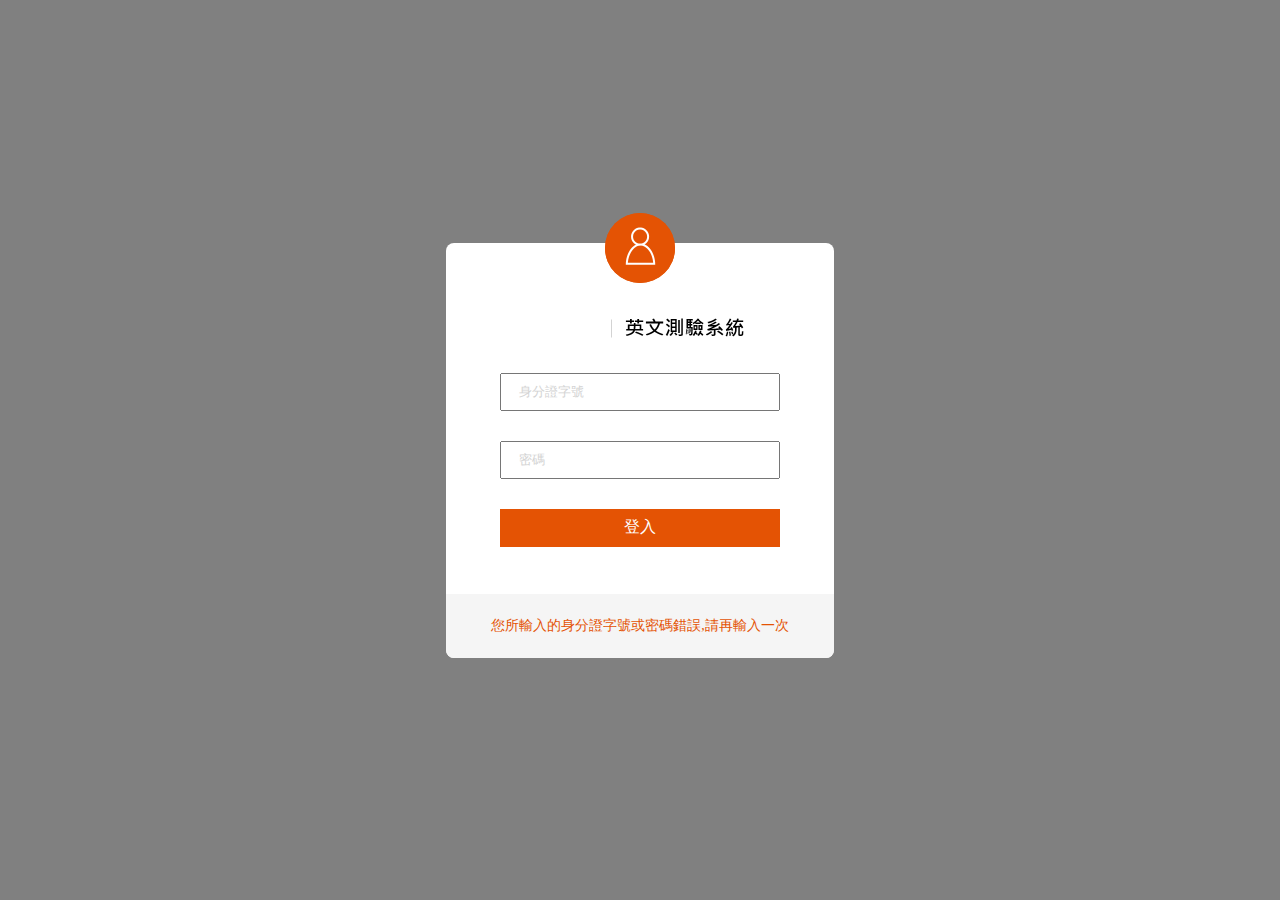
<file: index.html>
﻿<html>
    <head>
		<meta http-equiv="Content-Type" content="text/html; charset=Big5"/>
		<link rel="stylesheet" href="css/reset.css"/>
		<link rel="stylesheet" href="css/default.css"/>	
    </head>
    <body>
		<div class="loginForm">
			<img class="circle" src="img/head.PNG"/>
			<img class="title" src="img/title.PNG"/>
			<form action="Description.html">
				<input class="input" type="text" placeholder="身分證字號"/>
				<input class="input" type="text" placeholder="密碼"/>
				<input class="input" id="submit" type="submit" value="登入"/>
			</form>
			<div class="msg">
				您所輸入的身分證字號或密碼錯誤,請再輸入一次
			</div>
		</div>
	</body>
</html>
</file>
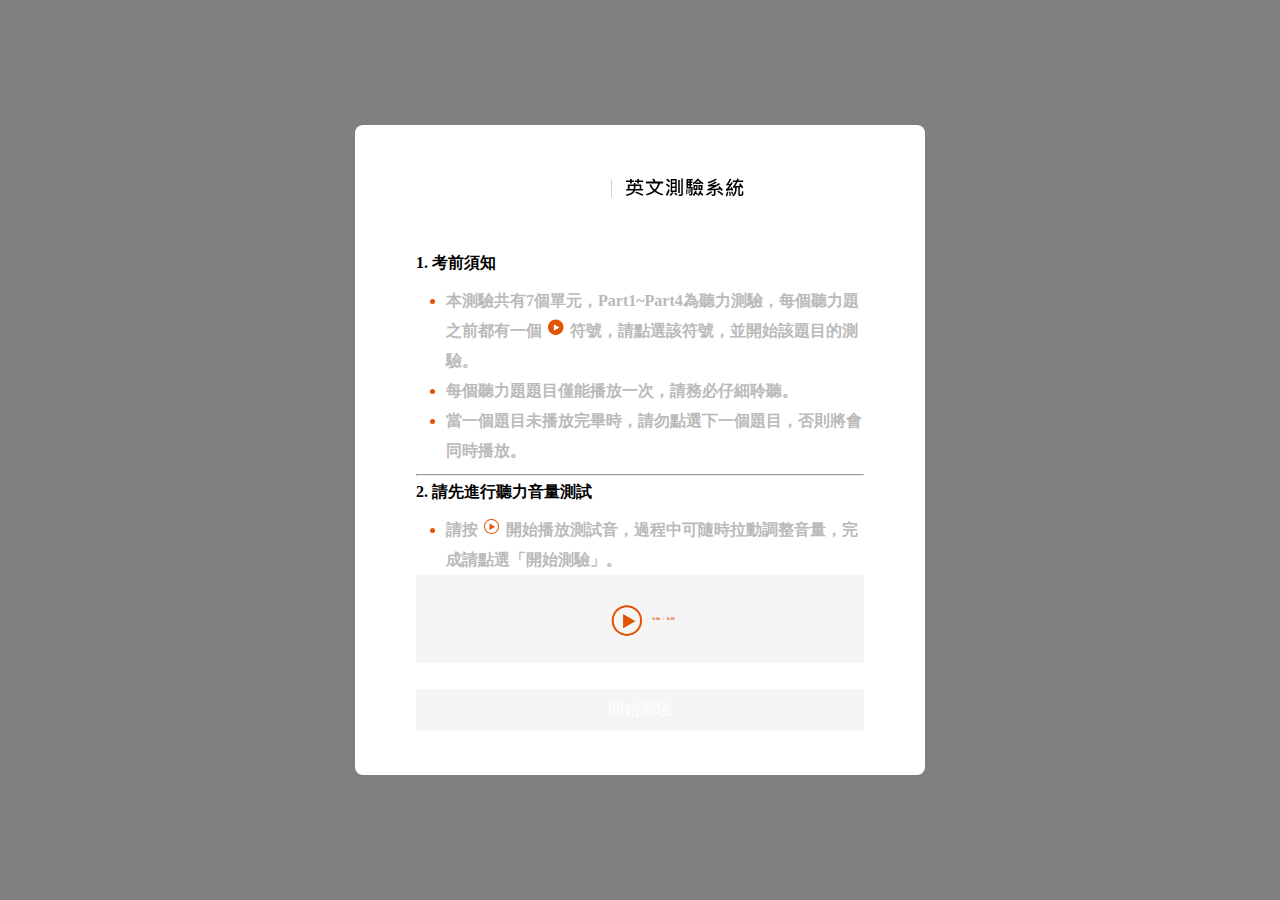
<file: Description.html>
﻿<html>
    <head>
		<meta http-equiv="Content-Type" content="text/html; charset=Big5"/>
		<link rel="stylesheet" href="css/reset.css"/>
		<link rel="stylesheet" href="css/default.css"/>	
		<script src="js/common.js"></script>
    </head>
    <body>
		<div class="descMain">
			<img class="descLogo" src="img/title.PNG"/>
			<center>
				<div class="descContent">
					<p>1. 考前須知</p>
					<ul class="descUl">
						<li><span>本測驗共有7個單元，Part1~Part4為聽力測驗，每個聽力題之前都有一個<img src="img/play.PNG"  id="playImg"/>符號，請點選該符號，並開始該題目的測驗。</span></li>
						<li><span>每個聽力題題目僅能播放一次，請務必仔細聆聽。</span></li>
						<li><span>當一個題目未播放完畢時，請勿點選下一個題目，否則將會同時播放。</span></li>
					</ul>
					<hr/>
					<p>2. 請先進行聽力音量測試</p>
					<ul class="descUl">
						<li><span>請按<img src="img/play2.PNG" id="playImg"/>開始播放測試音，過程中可隨時拉動調整音量，完成請點選「開始測驗」。</span></li>
					</ul>
					<div class="testPlayBox">
						<div class="testPlayBoxContent">
							<a onclick="playsound()" style="cursor:pointer;">
								<img src="img/playtimeIcon.PNG" />
							</a>
							<div id="time">
								<span class="time" id="sec">0:00</span>
								<span class="time" style="margin:0px 3px;">/</span>
								<span class="time"> 0:30</span>
							</div>
						</div>
					</div>
					<input type="button" value="開始測驗" id="startTest"/>
				</div>
			</center>
		</div>
	</body>
</html>
</file>
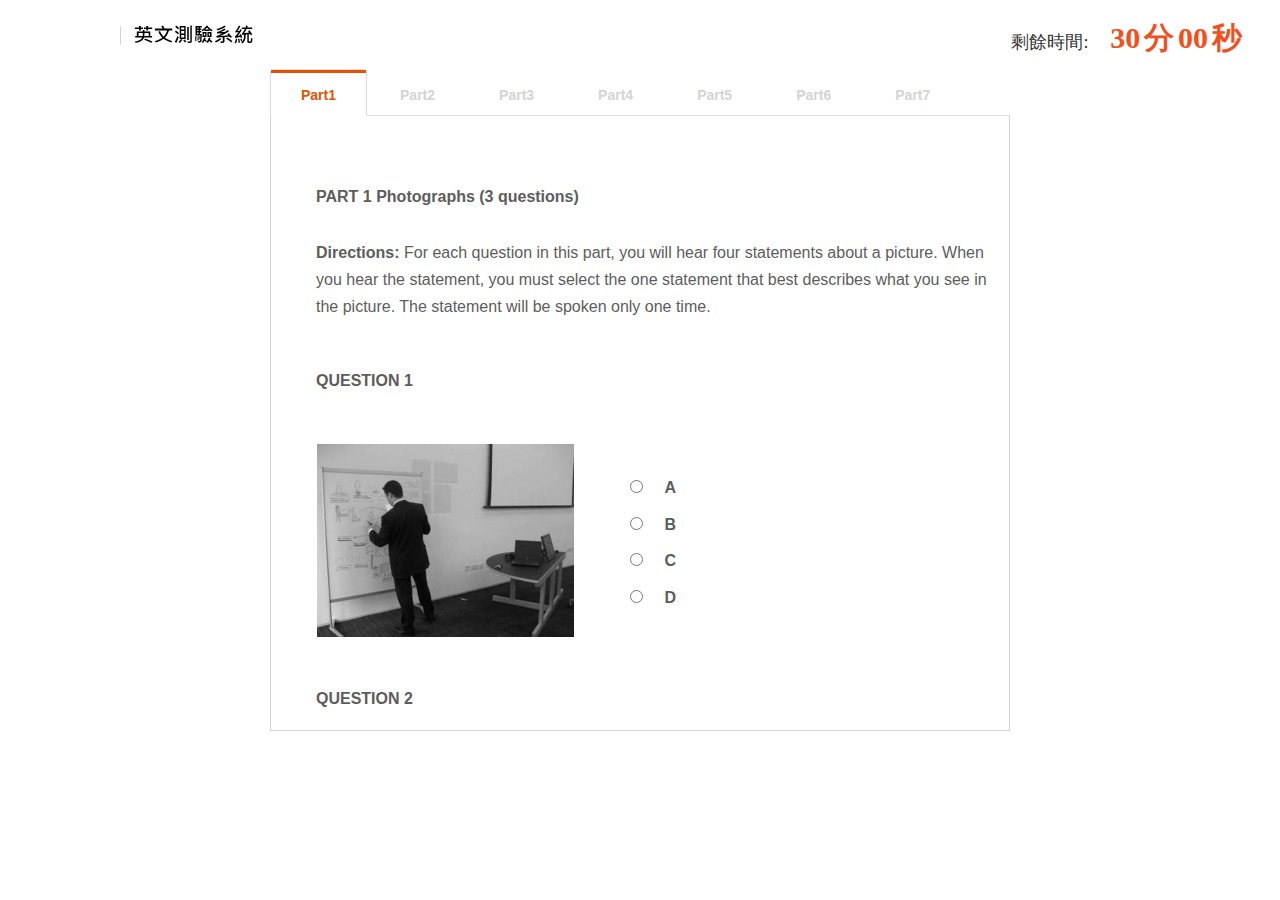
<file: Test/testPart01.html>
﻿<html>
	<head>
		<meta http-equiv="Content-Type" content="text/html; charset=Big5"/>
		<link rel="stylesheet" href="css/reset.css"/>
		<link rel="stylesheet" href="css/default.css"/>	
		<link rel="stylesheet" href="https://maxcdn.bootstrapcdn.com/bootstrap/3.3.7/css/bootstrap.min.css"/>
	    <script src="https://ajax.googleapis.com/ajax/libs/jquery/3.3.1/jquery.min.js"></script>
	    <script src="https://maxcdn.bootstrapcdn.com/bootstrap/3.3.7/js/bootstrap.min.js"></script>
		<script src="js/common.js"></script>
    </head>
	<body onload="initPage(1)">
		<div class="head">
			<div id="logo">
				<img src="img/title.PNG"/>
			</div>
			<div id="time">
				<span style="font-family:Microsoft JhengHei UI, Regular;font-size:18px;">剩餘時間:　</span>
				<span class="calTime" id="min">30</span>
				<span class="calTime">分</span>
				<span class="calTime" id="sec">00</span>
				<span class="calTime">秒</span>
			</div>
		</div>
		
		<div class="content">
			<div>	
				<ul class="nav nav-tabs" style="width:740px;">
					<li class="active" >
						<a href="#1" data-toggle="tab" id="tabItemHeaderEnable" class="tabItemHeader" onclick="changeTab(1)">
							<div class="liTopLine">&nbsp;</div>
							Part1
						</a>
					</li>
					<li>
						<a href="#2" id="tabItemHeaderDisable" class="tabItemHeader">
							<div class="liTopLine">&nbsp;</div>
							Part2
						</a>
					</li>
					<li>
						<a href="#2" id="tabItemHeaderDisable" class="tabItemHeader">
							<div class="liTopLine">&nbsp;</div>
							Part3
						</a>
					</li>
					<li>
						<a href="#2" id="tabItemHeaderDisable" class="tabItemHeader">
							<div class="liTopLine">&nbsp;</div>
							Part4
						</a>
					</li>
					<li>
						<a href="#2" id="tabItemHeaderDisable" class="tabItemHeader">
							<div class="liTopLine">&nbsp;</div>
							Part5
						</a>
					</li>
					<li>
						<a href="#2" id="tabItemHeaderDisable" class="tabItemHeader">
							<div class="liTopLine">&nbsp;</div>
							Part6
						</a>
					</li>
					<li>
						<a href="#2" id="tabItemHeaderDisable" class="tabItemHeader">
							<div class="liTopLine">&nbsp;</div>
							Part7
						</a>
					</li>
				</ul>
				<div class="tab-content ">
					<div class="tab-pane active" id="1">
						<div class="tabitem">
							<!-- 標題 -->
							<div class="title">PART 1 Photographs (3 questions)</div>
							<!-- 敘述 -->
							<div class="direction">
								<span class="title">Directions:</span> For each question in this part, you will hear four statements about a picture. When you hear the statement, you must select the one statement that best describes what you see in the picture. The statement will be spoken only one time.
							</div>
								
							<form name="part1">
								<!-- 問題標題 -->
								<div class="question">QUESTION 1</div>
								<!-- 問題內容 -->
								<div class="questionBlock">
									<img src="img/question.PNG" style="float:left"/>
									<div  style="float:right;margin-top:25px;">
										<div class="custom-control">
											<input type="radio" name="questionA" />
											<label>A</label>
										</div>
										<div class="custom-control">
											<input type="radio" name="questionA" />
											<label>B</label>
										</div>
										<div class="custom-control">
											<input type="radio" name="questionA" />
											<label>C</label>
										</div>
										<div class="custom-control">
											<input type="radio" name="questionA" />
											<label>D</label>
										</div>
									</div>
								</div>
								<div style="clear:both"></div>
								<!-- 問題標題 -->
								<div class="question">QUESTION 2</div>
								<!-- 問題內容 -->
								<div class="questionBlock">
									<img src="img/question.PNG" style="float:left"/>
									<div  style="float:right;margin-top:25px;">
										<div class="custom-control">
											<input type="radio" name="questionB" />
											<label>A</label>
										</div>
										<div class="custom-control">
											<input type="radio" name="questionB" />
											<label>B</label>
										</div>
										<div class="custom-control">
											<input type="radio" name="questionB" />
											<label>C</label>
										</div>
										<div class="custom-control">
											<input type="radio" name="questionB" />
											<label>D</label>
										</div>
									</div>
								</div>
								<div style="clear:both"></div>
								<div style="margin:60px 0px;">
									<input class="input" id="toNextPage" type="button" value="Next" onclick="nextPage(2)"/>
								</div>
							</form>
						</div>
					</div>
					<div class="tab-pane" id="2">
						<div class="tabitem">
							<div class="title">Coming soon...</div>
						</div>
					</div>
				</div>
			</div>
		</div>
		<div class="footer"></div>
	</body>
</html>
</file>
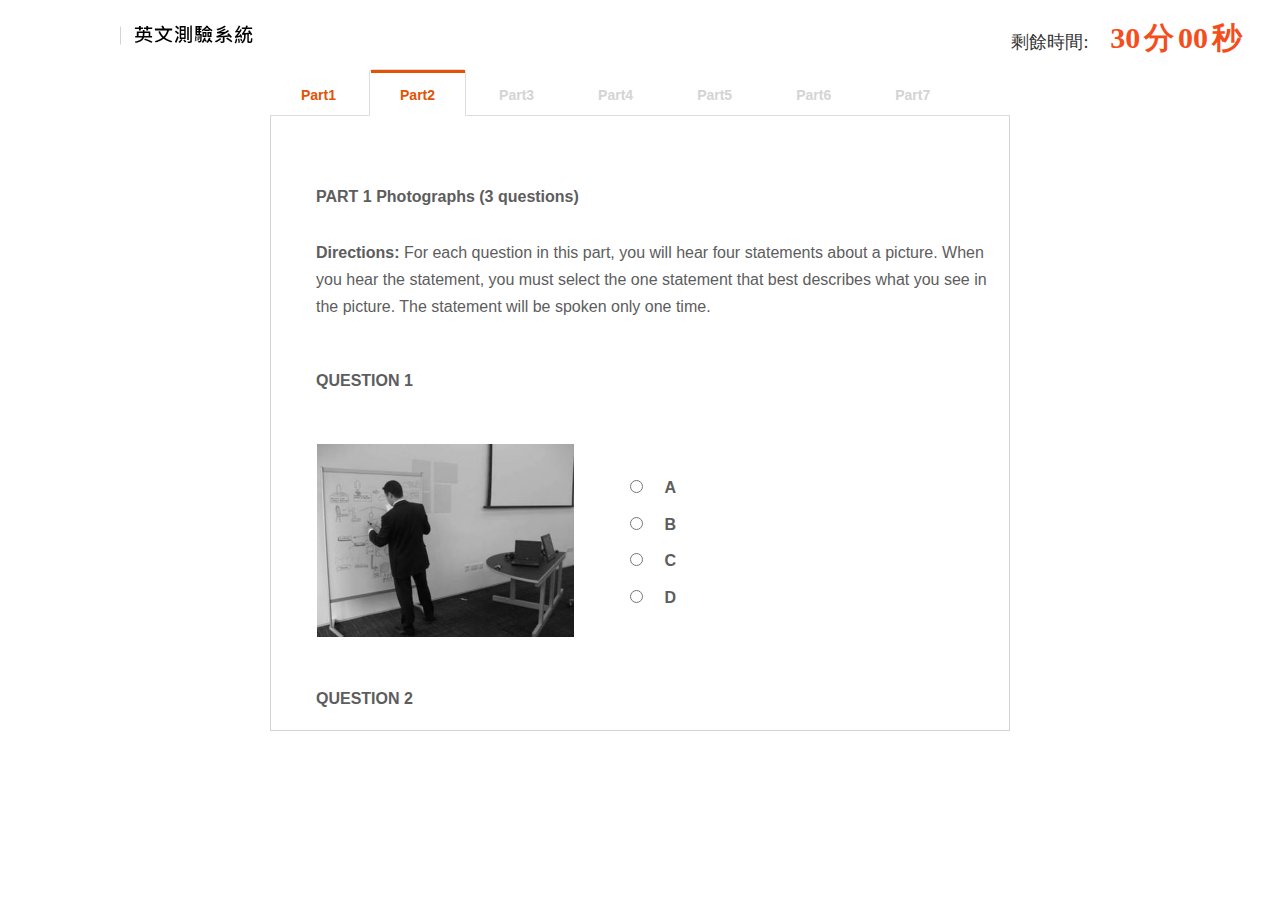
<file: Test/testPart02.html>
﻿<html>
	<head>
		<meta http-equiv="Content-Type" content="text/html; charset=Big5"/>
		<link rel="stylesheet" href="css/reset.css"/>
		<link rel="stylesheet" href="css/default.css"/>	
		<link rel="stylesheet" href="https://maxcdn.bootstrapcdn.com/bootstrap/3.3.7/css/bootstrap.min.css"/>
	    <script src="https://ajax.googleapis.com/ajax/libs/jquery/3.3.1/jquery.min.js"></script>
	    <script src="https://maxcdn.bootstrapcdn.com/bootstrap/3.3.7/js/bootstrap.min.js"></script>
		<script src="js/common.js"></script>
    </head>
	<body onload="initPage(2)">
		<div class="head">
			<div id="logo">
				<img src="img/title.PNG"/>
			</div>
			<div id="time">
				<span style="font-family:Microsoft JhengHei UI, Regular;font-size:18px;">剩餘時間:　</span>
				<span class="calTime" id="min">30</span>
				<span class="calTime">分</span>
				<span class="calTime" id="sec">00</span>
				<span class="calTime">秒</span>
			</div>
		</div>
		
		<div class="content">
			<div>	
				<ul class="nav nav-tabs" style="width:740px;">
					<li>
						<a href="#1" data-toggle="tab" id="tabItemHeaderEnable" class="tabItemHeader" onclick="changeTab(1)">
							<div class="liTopLine">&nbsp;</div>
							Part1
						</a>
					</li>
					<li class="active">
						<a href="#2" data-toggle="tab" id="tabItemHeaderDisable" class="tabItemHeader" onclick="changeTab(2)">
							<div class="liTopLine">&nbsp;</div>
							Part2
						</a>
					</li>
					<li>
						<a href="#1" id="tabItemHeaderDisable" class="tabItemHeader">
							<div class="liTopLine">&nbsp;</div>
							Part3
						</a>
					</li>
					<li>
						<a href="#1" id="tabItemHeaderDisable" class="tabItemHeader">
							<div class="liTopLine">&nbsp;</div>
							Part4
						</a>
					</li>
					<li>
						<a href="#1" id="tabItemHeaderDisable" class="tabItemHeader">
							<div class="liTopLine">&nbsp;</div>
							Part5
						</a>
					</li>
					<li>
						<a href="#1" id="tabItemHeaderDisable" class="tabItemHeader">
							<div class="liTopLine">&nbsp;</div>
							Part6
						</a>
					</li>
					<li>
						<a href="#1" id="tabItemHeaderDisable" class="tabItemHeader">
							<div class="liTopLine">&nbsp;</div>
							Part7
						</a>
					</li>
				</ul>
				<div class="tab-content ">
					<div class="tab-pane active" id="1">
						<div class="tabitem">
							<!-- 標題 -->
							<div class="title">PART 1 Photographs (3 questions)</div>
							<!-- 敘述 -->
							<div class="direction">
								<span class="title">Directions:</span> For each question in this part, you will hear four statements about a picture. When you hear the statement, you must select the one statement that best describes what you see in the picture. The statement will be spoken only one time.
							</div>
								
							<form name="part1">
								<!-- 問題標題 -->
								<div class="question">QUESTION 1</div>
								<!-- 問題內容 -->
								<div class="questionBlock">
									<img src="img/question.PNG" style="float:left"/>
									<div  style="float:right;margin-top:25px;">
										<div class="custom-control">
											<input type="radio" name="questionA" />
											<label>A</label>
										</div>
										<div class="custom-control">
											<input type="radio" name="questionA" />
											<label>B</label>
										</div>
										<div class="custom-control">
											<input type="radio" name="questionA" />
											<label>C</label>
										</div>
										<div class="custom-control">
											<input type="radio" name="questionA" />
											<label>D</label>
										</div>
									</div>
								</div>
								<div style="clear:both"></div>
								<!-- 問題標題 -->
								<div class="question">QUESTION 2</div>
								<!-- 問題內容 -->
								<div class="questionBlock">
									<img src="img/question.PNG" style="float:left"/>
									<div  style="float:right;margin-top:25px;">
										<div class="custom-control">
											<input type="radio" name="questionB" />
											<label>A</label>
										</div>
										<div class="custom-control">
											<input type="radio" name="questionB" />
											<label>B</label>
										</div>
										<div class="custom-control">
											<input type="radio" name="questionB" />
											<label>C</label>
										</div>
										<div class="custom-control">
											<input type="radio" name="questionB" />
											<label>D</label>
										</div>
									</div>
								</div>
								<div style="clear:both"></div>
								<div style="margin:60px 0px;">
									<input class="input" id="toNextPage" type="button" value="Next" onclick="nextPage(3)"/>
								</div>
							</form>
						</div>
					</div>
					<div class="tab-pane" id="2">
						<div class="tabitem">
							<div class="title">
								<div style="margin:60px 0px;">
									<input class="input" id="toNextPage" type="button" value="Next" onclick="nextPage(3)"/>
								</div>
							</div>
						</div>
					</div>
					<div class="tab-pane" id="8">
						<div class="tabitem">
							<div class="title">Coming soon...</div>
						</div>
					</div>
				</div>
			</div>
		</div>
		<div class="footer"></div>
	</body>
</html>
</file>
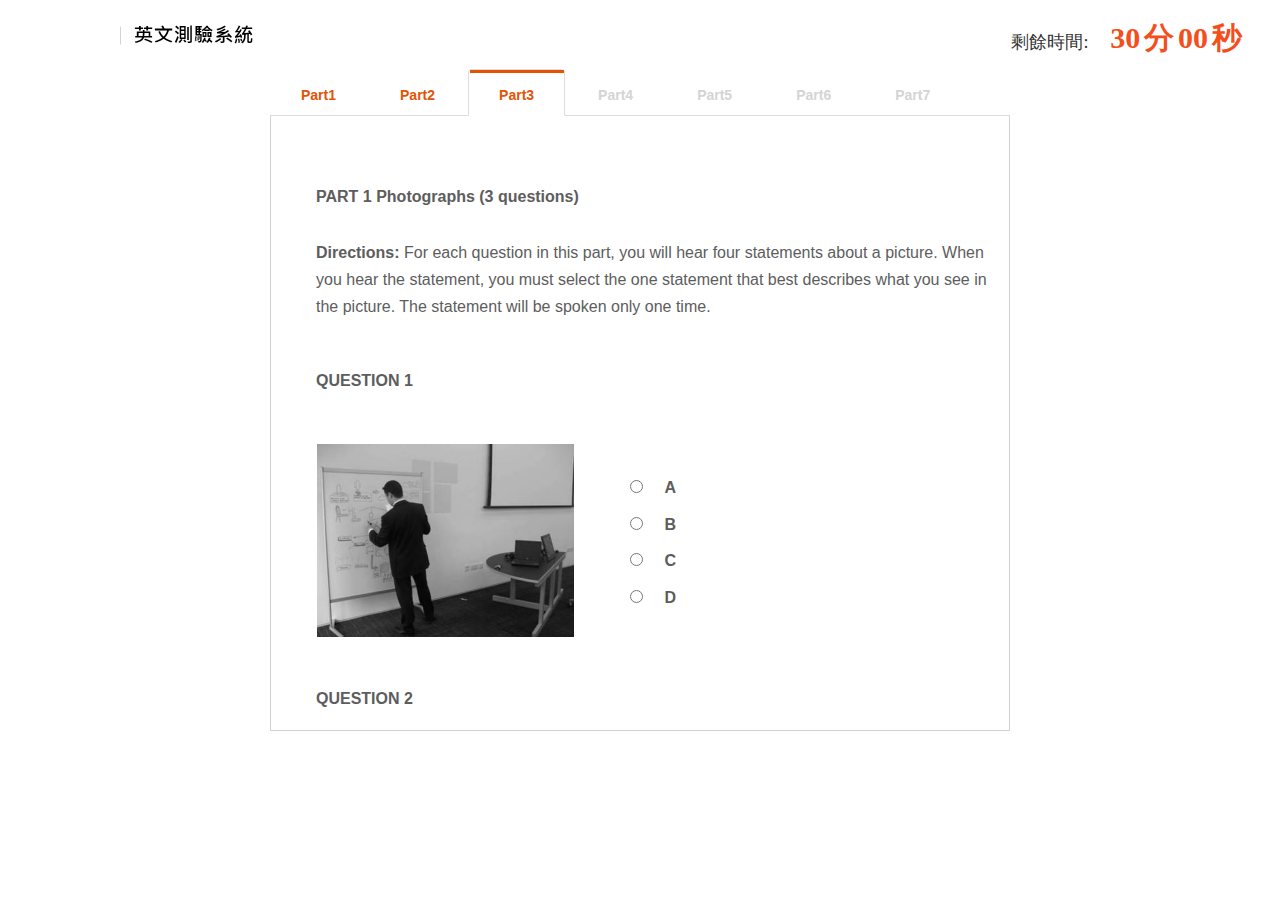
<file: Test/testPart03.html>
﻿<html>
	<head>
		<meta http-equiv="Content-Type" content="text/html; charset=Big5"/>
		<link rel="stylesheet" href="css/reset.css"/>
		<link rel="stylesheet" href="css/default.css"/>	
		<link rel="stylesheet" href="https://maxcdn.bootstrapcdn.com/bootstrap/3.3.7/css/bootstrap.min.css"/>
	    <script src="https://ajax.googleapis.com/ajax/libs/jquery/3.3.1/jquery.min.js"></script>
	    <script src="https://maxcdn.bootstrapcdn.com/bootstrap/3.3.7/js/bootstrap.min.js"></script>
		<script src="js/common.js"></script>
    </head>
	<body onload="initPage(3)">
		<div class="head">
			<div id="logo">
				<img src="img/title.PNG"/>
			</div>
			<div id="time">
				<span style="font-family:Microsoft JhengHei UI, Regular;font-size:18px;">剩餘時間:　</span>
				<span class="calTime" id="min">30</span>
				<span class="calTime">分</span>
				<span class="calTime" id="sec">00</span>
				<span class="calTime">秒</span>
			</div>
		</div>
		
		<div class="content">
			<div>	
				<ul class="nav nav-tabs" style="width:740px;">
					<li>
						<a href="#1" data-toggle="tab" id="tabItemHeaderEnable" class="tabItemHeader" onclick="changeTab(1)">
							<div class="liTopLine">&nbsp;</div>
							Part1
						</a>
					</li>
					<li>
						<a href="#1" data-toggle="tab" id="tabItemHeaderEnable" class="tabItemHeader" onclick="changeTab(2)">
							<div class="liTopLine">&nbsp;</div>
							Part2
						</a>
					</li>
					<li class="active">
						<a href="#1" data-toggle="tab" id="tabItemHeaderEnable" class="tabItemHeader" onclick="changeTab(3)">
							<div class="liTopLine">&nbsp;</div>
							Part3
						</a>
					</li>
					<li>
						<a href="#1" id="tabItemHeaderDisable" class="tabItemHeader">
							<div class="liTopLine">&nbsp;</div>
							Part4
						</a>
					</li>
					<li>
						<a href="#1" id="tabItemHeaderDisable" class="tabItemHeader">
							<div class="liTopLine">&nbsp;</div>
							Part5
						</a>
					</li>
					<li>
						<a href="#1" id="tabItemHeaderDisable" class="tabItemHeader">
							<div class="liTopLine">&nbsp;</div>
							Part6
						</a>
					</li>
					<li>
						<a href="#1" id="tabItemHeaderDisable" class="tabItemHeader">
							<div class="liTopLine">&nbsp;</div>
							Part7
						</a>
					</li>
				</ul>
				<div class="tab-content ">
					<div class="tab-pane active" id="1">
						<div class="tabitem">
							<!-- 標�? -->
							<div class="title">PART 1 Photographs (3 questions)</div>
							<!-- ?�述 -->
							<div class="direction">
								<span class="title">Directions:</span> For each question in this part, you will hear four statements about a picture. When you hear the statement, you must select the one statement that best describes what you see in the picture. The statement will be spoken only one time.
							</div>
								
							<form name="part1">
								<!-- ?��?標�? -->
								<div class="question">QUESTION 1</div>
								<!-- ?��??�容 -->
								<div class="questionBlock">
									<img src="img/question.PNG" style="float:left"/>
									<div  style="float:right;margin-top:25px;">
										<div class="custom-control">
											<input type="radio" name="questionA" />
											<label>A</label>
										</div>
										<div class="custom-control">
											<input type="radio" name="questionA" />
											<label>B</label>
										</div>
										<div class="custom-control">
											<input type="radio" name="questionA" />
											<label>C</label>
										</div>
										<div class="custom-control">
											<input type="radio" name="questionA" />
											<label>D</label>
										</div>
									</div>
								</div>
								<div style="clear:both"></div>
								<!-- ?��?標�? -->
								<div class="question">QUESTION 2</div>
								<!-- ?��??�容 -->
								<div class="questionBlock">
									<img src="img/question.PNG" style="float:left"/>
									<div  style="float:right;margin-top:25px;">
										<div class="custom-control">
											<input type="radio" name="questionB" />
											<label>A</label>
										</div>
										<div class="custom-control">
											<input type="radio" name="questionB" />
											<label>B</label>
										</div>
										<div class="custom-control">
											<input type="radio" name="questionB" />
											<label>C</label>
										</div>
										<div class="custom-control">
											<input type="radio" name="questionB" />
											<label>D</label>
										</div>
									</div>
								</div>
								<div style="clear:both"></div>
								<div style="margin:60px 0px;">
									<input class="input" id="toNextPage" type="button" value="Next" onclick="nextPage(4)"/>
								</div>
							</form>
						</div>
					</div>
					<div class="tab-pane" id="2">
						<div class="tabitem">
							<div class="title">Coming soon...</div>
						</div>
					</div>
				</div>
			</div>
		</div>
		<div class="footer"></div>
	</body>
</html>
</file>
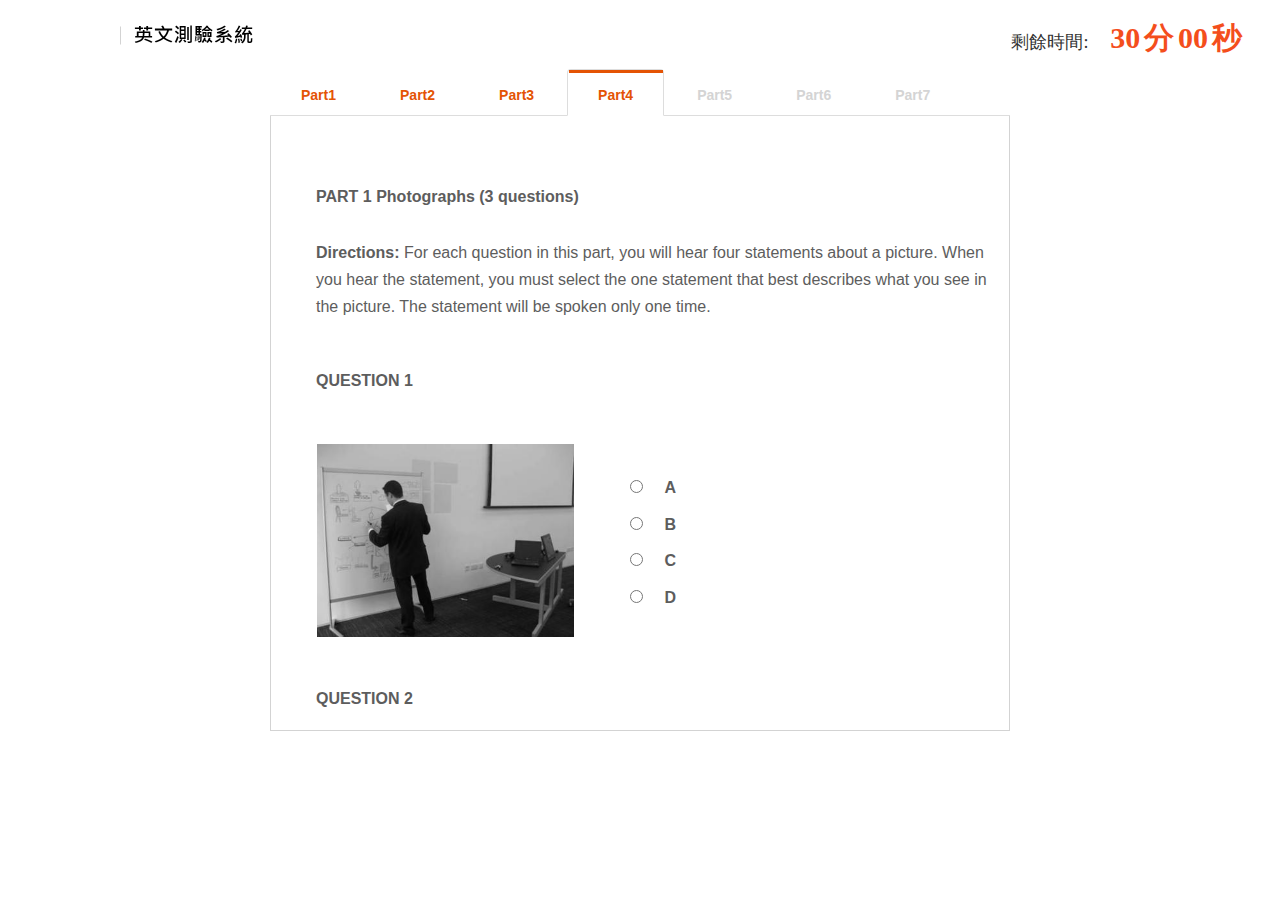
<file: Test/testPart04.html>
﻿<html>
	<head>
		<meta http-equiv="Content-Type" content="text/html; charset=Big5"/>
		<link rel="stylesheet" href="css/reset.css"/>
		<link rel="stylesheet" href="css/default.css"/>	
		<link rel="stylesheet" href="https://maxcdn.bootstrapcdn.com/bootstrap/3.3.7/css/bootstrap.min.css"/>
	    <script src="https://ajax.googleapis.com/ajax/libs/jquery/3.3.1/jquery.min.js"></script>
	    <script src="https://maxcdn.bootstrapcdn.com/bootstrap/3.3.7/js/bootstrap.min.js"></script>
		<script src="js/common.js"></script>
    </head>
	<body onload="initPage(4)">
		<div class="head">
			<div id="logo">
				<img src="img/title.PNG"/>
			</div>
			<div id="time">
				<span style="font-family:Microsoft JhengHei UI, Regular;font-size:18px;">剩餘時間:　</span>
				<span class="calTime" id="min">30</span>
				<span class="calTime">分</span>
				<span class="calTime" id="sec">00</span>
				<span class="calTime">秒<span>
			</div>
		</div>
		
		<div class="content">
			<div>	
				<ul class="nav nav-tabs" style="width:740px;">
					<li>
						<a href="#1" data-toggle="tab" id="tabItemHeaderEnable" class="tabItemHeader" onclick="changeTab(1)">
							<div class="liTopLine">&nbsp;</div>
							Part1
						</a>
					</li>
					<li>
						<a href="#1" data-toggle="tab" id="tabItemHeaderEnable" class="tabItemHeader" onclick="changeTab(2)">
							<div class="liTopLine">&nbsp;</div>
							Part2
						</a>
					</li>
					<li>
						<a href="#1" data-toggle="tab" id="tabItemHeaderEnable" class="tabItemHeader" onclick="changeTab(3)">
							<div class="liTopLine">&nbsp;</div>
							Part3
						</a>
					</li>
					<li class="active">
						<a href="#1" data-toggle="tab" id="tabItemHeaderEnable" class="tabItemHeader" onclick="changeTab(4)">
							<div class="liTopLine">&nbsp;</div>
							Part4
						</a>
					</li>
					<li>
						<a href="#1" id="tabItemHeaderDisable" class="tabItemHeader">
							<div class="liTopLine">&nbsp;</div>
							Part5
						</a>
					</li>
					<li>
						<a href="#1" id="tabItemHeaderDisable" class="tabItemHeader">
							<div class="liTopLine">&nbsp;</div>
							Part6
						</a>
					</li>
					<li>
						<a href="#1" id="tabItemHeaderDisable" class="tabItemHeader">
							<div class="liTopLine">&nbsp;</div>
							Part7
						</a>
					</li>
				</ul>
				<div class="tab-content ">
					<div class="tab-pane active" id="1">
						<div class="tabitem">
							<!-- 標�? -->
							<div class="title">PART 1 Photographs (3 questions)</div>
							<!-- ?�述 -->
							<div class="direction">
								<span class="title">Directions:</span> For each question in this part, you will hear four statements about a picture. When you hear the statement, you must select the one statement that best describes what you see in the picture. The statement will be spoken only one time.
							</div>
								
							<form name="part1">
								<!-- ?��?標�? -->
								<div class="question">QUESTION 1</div>
								<!-- ?��??�容 -->
								<div class="questionBlock">
									<img src="img/question.PNG" style="float:left"/>
									<div  style="float:right;margin-top:25px;">
										<div class="custom-control">
											<input type="radio" name="questionA" />
											<label>A</label>
										</div>
										<div class="custom-control">
											<input type="radio" name="questionA" />
											<label>B</label>
										</div>
										<div class="custom-control">
											<input type="radio" name="questionA" />
											<label>C</label>
										</div>
										<div class="custom-control">
											<input type="radio" name="questionA" />
											<label>D</label>
										</div>
									</div>
								</div>
								<div style="clear:both"></div>
								<!-- ?��?標�? -->
								<div class="question">QUESTION 2</div>
								<!-- ?��??�容 -->
								<div class="questionBlock">
									<img src="img/question.PNG" style="float:left"/>
									<div  style="float:right;margin-top:25px;">
										<div class="custom-control">
											<input type="radio" name="questionB" />
											<label>A</label>
										</div>
										<div class="custom-control">
											<input type="radio" name="questionB" />
											<label>B</label>
										</div>
										<div class="custom-control">
											<input type="radio" name="questionB" />
											<label>C</label>
										</div>
										<div class="custom-control">
											<input type="radio" name="questionB" />
											<label>D</label>
										</div>
									</div>
								</div>
								<div style="clear:both"></div>
								<div style="margin:60px 0px;">
									<input class="input" id="toNextPage" type="button" value="Next" onclick="nextPage(5)"/>
								</div>
							</form>
						</div>
					</div>
					<div class="tab-pane" id="2">
						<div class="tabitem">
							<div class="title">Coming soon...</div>
						</div>
					</div>
				</div>
			</div>
		</div>
		<div class="footer"></div>
	</body>
</html>
</file>
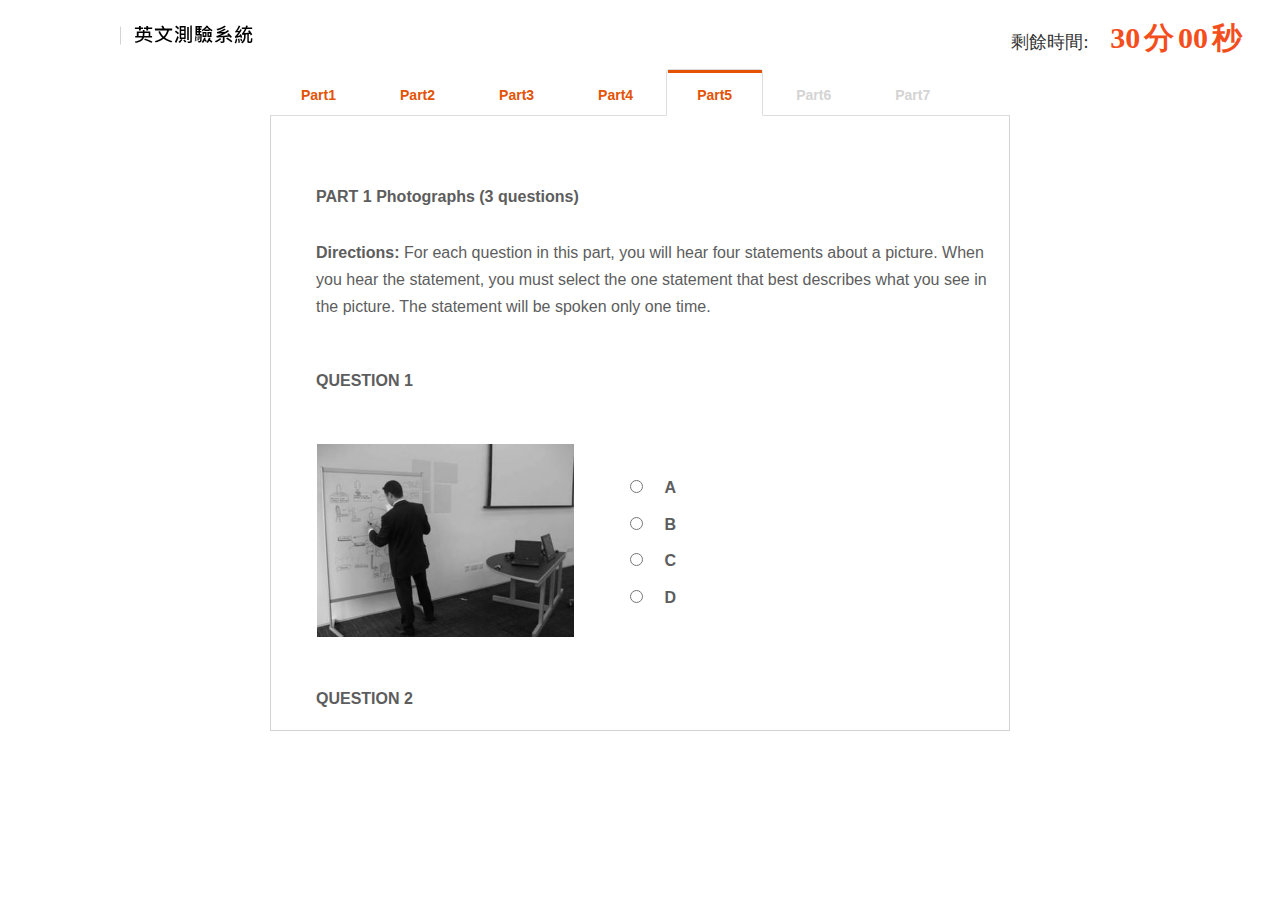
<file: Test/testPart05.html>
﻿<html>
	<head>
		<meta http-equiv="Content-Type" content="text/html; charset=Big5"/>
		<link rel="stylesheet" href="css/reset.css"/>
		<link rel="stylesheet" href="css/default.css"/>	
		<link rel="stylesheet" href="https://maxcdn.bootstrapcdn.com/bootstrap/3.3.7/css/bootstrap.min.css"/>
	    <script src="https://ajax.googleapis.com/ajax/libs/jquery/3.3.1/jquery.min.js"></script>
	    <script src="https://maxcdn.bootstrapcdn.com/bootstrap/3.3.7/js/bootstrap.min.js"></script>
		<script src="js/common.js"></script>
    </head>
	<body onload="initPage(5)">
		<div class="head">
			<div id="logo">
				<img src="img/title.PNG"/>
			</div>
			<div id="time">
				<span style="font-family:Microsoft JhengHei UI, Regular;font-size:18px;">剩餘時間:　</span>
				<span class="calTime" id="min">30</span>
				<span class="calTime">分</span>
				<span class="calTime" id="sec">00</span>
				<span class="calTime">秒<span>
			</div>
		</div>
		
		<div class="content">
			<div>	
				<ul class="nav nav-tabs" style="width:740px;">
					<li>
						<a href="#1" data-toggle="tab" id="tabItemHeaderEnable" class="tabItemHeader" onclick="changeTab(1)">
							<div class="liTopLine">&nbsp;</div>
							Part1
						</a>
					</li>
					<li>
						<a href="#1" data-toggle="tab" id="tabItemHeaderEnable" class="tabItemHeader" onclick="changeTab(2)">
							<div class="liTopLine">&nbsp;</div>
							Part2
						</a>
					</li>
					<li>
						<a href="#1" data-toggle="tab" id="tabItemHeaderEnable" class="tabItemHeader" onclick="changeTab(3)">
							<div class="liTopLine">&nbsp;</div>
							Part3
						</a>
					</li>
					<li>
						<a href="#1" data-toggle="tab" id="tabItemHeaderEnable" class="tabItemHeader" onclick="changeTab(4)">
							<div class="liTopLine">&nbsp;</div>
							Part4
						</a>
					</li>
					<li class="active">
						<a href="#1" data-toggle="tab" id="tabItemHeaderEnable" class="tabItemHeader" onclick="changeTab(5)">
							<div class="liTopLine">&nbsp;</div>
							Part5
						</a>
					</li>
					<li>
						<a href="#1" id="tabItemHeaderDisable" class="tabItemHeader">
							<div class="liTopLine">&nbsp;</div>
							Part6
						</a>
					</li>
					<li>
						<a href="#1" id="tabItemHeaderDisable" class="tabItemHeader">
							<div class="liTopLine">&nbsp;</div>
							Part7
						</a>
					</li>
				</ul>
				<div class="tab-content ">
					<div class="tab-pane active" id="1">
						<div class="tabitem">
							<!-- 標�? -->
							<div class="title">PART 1 Photographs (3 questions)</div>
							<!-- ?�述 -->
							<div class="direction">
								<span class="title">Directions:</span> For each question in this part, you will hear four statements about a picture. When you hear the statement, you must select the one statement that best describes what you see in the picture. The statement will be spoken only one time.
							</div>
								
							<form name="part1">
								<!-- ?��?標�? -->
								<div class="question">QUESTION 1</div>
								<!-- ?��??�容 -->
								<div class="questionBlock">
									<img src="img/question.PNG" style="float:left"/>
									<div  style="float:right;margin-top:25px;">
										<div class="custom-control">
											<input type="radio" name="questionA" />
											<label>A</label>
										</div>
										<div class="custom-control">
											<input type="radio" name="questionA" />
											<label>B</label>
										</div>
										<div class="custom-control">
											<input type="radio" name="questionA" />
											<label>C</label>
										</div>
										<div class="custom-control">
											<input type="radio" name="questionA" />
											<label>D</label>
										</div>
									</div>
								</div>
								<div style="clear:both"></div>
								<!-- ?��?標�? -->
								<div class="question">QUESTION 2</div>
								<!-- ?��??�容 -->
								<div class="questionBlock">
									<img src="img/question.PNG" style="float:left"/>
									<div  style="float:right;margin-top:25px;">
										<div class="custom-control">
											<input type="radio" name="questionB" />
											<label>A</label>
										</div>
										<div class="custom-control">
											<input type="radio" name="questionB" />
											<label>B</label>
										</div>
										<div class="custom-control">
											<input type="radio" name="questionB" />
											<label>C</label>
										</div>
										<div class="custom-control">
											<input type="radio" name="questionB" />
											<label>D</label>
										</div>
									</div>
								</div>
								<div style="clear:both"></div>
								<div style="margin:60px 0px;">
									<input class="input" id="toNextPage" type="button" value="Next" onclick="nextPage(6)"/>
								</div>
							</form>
						</div>
					</div>
					<div class="tab-pane" id="2">
						<div class="tabitem">
							<div class="title">Coming soon...</div>
						</div>
					</div>
				</div>
			</div>
		</div>
		<div class="footer"></div>
	</body>
</html>
</file>
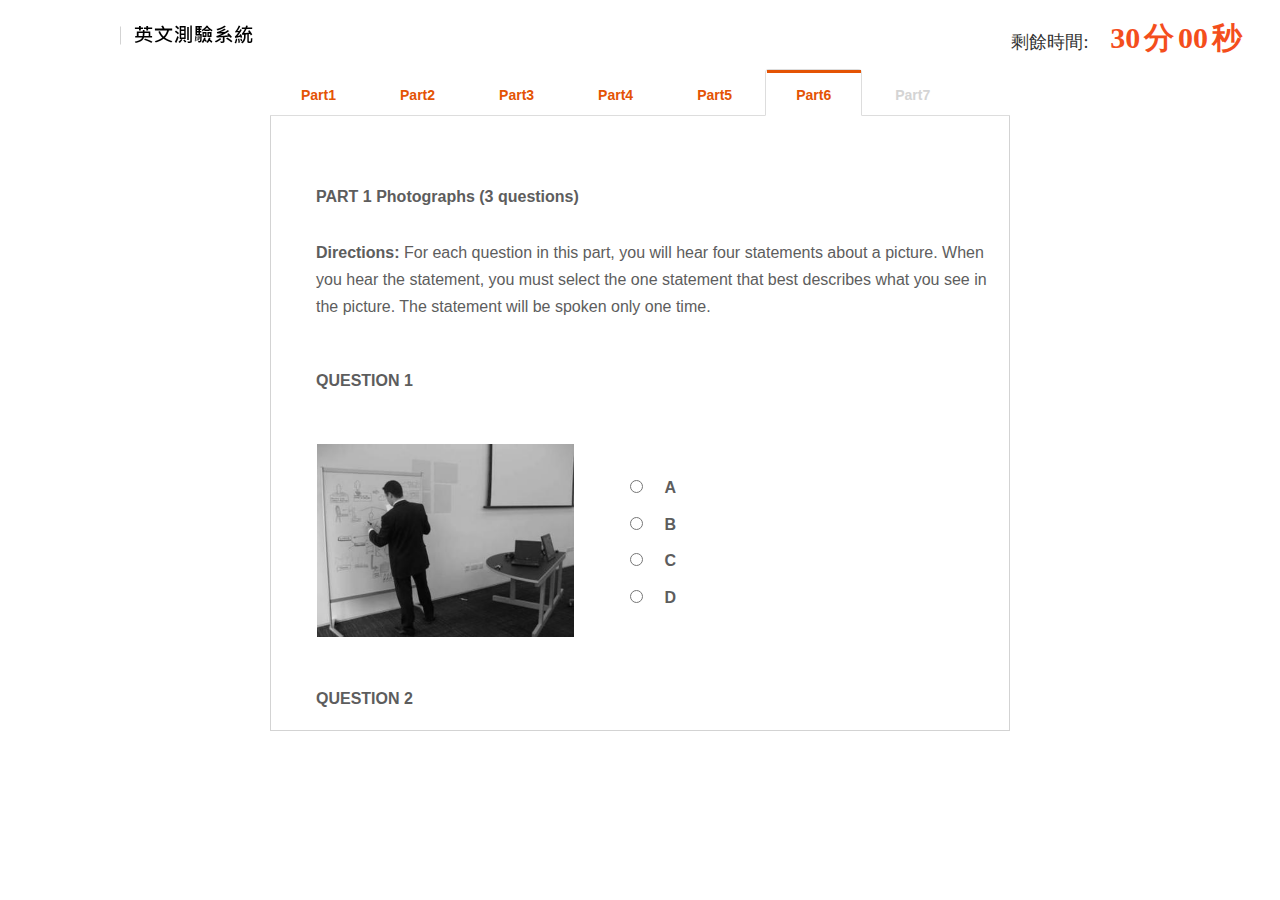
<file: Test/testPart06.html>
﻿<html>
	<head>
		<meta http-equiv="Content-Type" content="text/html; charset=Big5"/>
		<link rel="stylesheet" href="css/reset.css"/>
		<link rel="stylesheet" href="css/default.css"/>	
		<link rel="stylesheet" href="https://maxcdn.bootstrapcdn.com/bootstrap/3.3.7/css/bootstrap.min.css"/>
	    <script src="https://ajax.googleapis.com/ajax/libs/jquery/3.3.1/jquery.min.js"></script>
	    <script src="https://maxcdn.bootstrapcdn.com/bootstrap/3.3.7/js/bootstrap.min.js"></script>
		<script src="js/common.js"></script>
    </head>
	<body onload="initPage(6)">
		<div class="head">
			<div id="logo">
				<img src="img/title.PNG"/>
			</div>
			<div id="time">
				<span style="font-family:Microsoft JhengHei UI, Regular;font-size:18px;">剩餘時間:　</span>
				<span class="calTime" id="min">30</span>
				<span class="calTime">分</span>
				<span class="calTime" id="sec">00</span>
				<span class="calTime">秒</span>
			</div>
		</div>
		
		<div class="content">
			<div>	
				<ul class="nav nav-tabs" style="width:740px;">
					<li>
						<a href="#1" data-toggle="tab" id="tabItemHeaderEnable" class="tabItemHeader" onclick="changeTab(1)">
							<div class="liTopLine">&nbsp;</div>
							Part1
						</a>
					</li>
					<li>
						<a href="#1" data-toggle="tab" id="tabItemHeaderEnable" class="tabItemHeader" onclick="changeTab(2)">
							<div class="liTopLine">&nbsp;</div>
							Part2
						</a>
					</li>
					<li>
						<a href="#1" data-toggle="tab" id="tabItemHeaderEnable" class="tabItemHeader" onclick="changeTab(3)">
							<div class="liTopLine">&nbsp;</div>
							Part3
						</a>
					</li>
					<li>
						<a href="#1" data-toggle="tab" id="tabItemHeaderEnable" class="tabItemHeader" onclick="changeTab(4)">
							<div class="liTopLine">&nbsp;</div>
							Part4
						</a>
					</li>
					<li>
						<a href="#1" data-toggle="tab" id="tabItemHeaderEnable" class="tabItemHeader" onclick="changeTab(5)">
							<div class="liTopLine">&nbsp;</div>
							Part5
						</a>
					</li>
					<li class="active">
						<a href="#1" data-toggle="tab" id="tabItemHeaderEnable" class="tabItemHeader" onclick="changeTab(6)">
							<div class="liTopLine">&nbsp;</div>
							Part6
						</a>
					</li>
					<li>
						<a href="#1" id="tabItemHeaderDisable" class="tabItemHeader">
							<div class="liTopLine">&nbsp;</div>
							Part7
						</a>
					</li>
				</ul>
				<div class="tab-content ">
					<div class="tab-pane active" id="1">
						<div class="tabitem">
							<!-- 標�? -->
							<div class="title">PART 1 Photographs (3 questions)</div>
							<!-- ?�述 -->
							<div class="direction">
								<span class="title">Directions:</span> For each question in this part, you will hear four statements about a picture. When you hear the statement, you must select the one statement that best describes what you see in the picture. The statement will be spoken only one time.
							</div>
								
							<form name="part1">
								<!-- ?��?標�? -->
								<div class="question">QUESTION 1</div>
								<!-- ?��??�容 -->
								<div class="questionBlock">
									<img src="img/question.PNG" style="float:left"/>
									<div  style="float:right;margin-top:25px;">
										<div class="custom-control">
											<input type="radio" name="questionA" />
											<label>A</label>
										</div>
										<div class="custom-control">
											<input type="radio" name="questionA" />
											<label>B</label>
										</div>
										<div class="custom-control">
											<input type="radio" name="questionA" />
											<label>C</label>
										</div>
										<div class="custom-control">
											<input type="radio" name="questionA" />
											<label>D</label>
										</div>
									</div>
								</div>
								<div style="clear:both"></div>
								<!-- ?��?標�? -->
								<div class="question">QUESTION 2</div>
								<!-- ?��??�容 -->
								<div class="questionBlock">
									<img src="img/question.PNG" style="float:left"/>
									<div  style="float:right;margin-top:25px;">
										<div class="custom-control">
											<input type="radio" name="questionB" />
											<label>A</label>
										</div>
										<div class="custom-control">
											<input type="radio" name="questionB" />
											<label>B</label>
										</div>
										<div class="custom-control">
											<input type="radio" name="questionB" />
											<label>C</label>
										</div>
										<div class="custom-control">
											<input type="radio" name="questionB" />
											<label>D</label>
										</div>
									</div>
								</div>
								<div style="clear:both"></div>
								<div style="margin:60px 0px;">
									<input class="input" id="toNextPage" type="button" value="Next" onclick="nextPage(7)"/>
								</div>
							</form>
						</div>
					</div>
					<div class="tab-pane" id="2">
						<div class="tabitem">
							<div class="title">Coming soon...</div>
						</div>
					</div>
				</div>
			</div>
		</div>
		<div class="footer"></div>
	</body>
</html>
</file>
<file: css/default.css>
body
{
	background-color:#808080;
	display:  flex;
    align-items: center;
    justify-content:  center;
}
input
{
	margin-top:30px;
}
form
{
	text-align:center;
	margin-top:100px;
}
p
{
	font-weight:bold;
	margin-bottom:15px;
}
ul
{
	list-style-type:disc;
}
li
{
	color:#E45304;
	line-height:30px;
}
span
{
	color:#bababa;
	font-weight:900;
	font-size:16px;
}
.input
{
	width:280px;
	height:38px;
}
.loginForm
{
	background-color:#FFFFFF;
	width:388px;
	height:415px;
	border-radius:8px;
	position:absolute;
	left:0px;
	right:0px;
	margin:auto;
}
.circle
{
	height:auto;
	width:auto;
	background-color:#E45304;
	border-radius:999em;
	position:absolute;
	left:0px;
	right:0px;
	margin:auto;
	top:-30px;
	z-index:10;
}
.title
{
	height:auto;
	width:auto;
	position:absolute;
	left:0px;
	right:0px;
	margin:auto;
	top:15%;
}
.userID
{
	padding:5px;
	font-family:Segoe UI, Regular;
	
}
.msg
{
	position:absolute;
	bottom:0px;
	background-color:#F5F5F5;
	width:100%;
	z-index:1;
	padding:25px 0px;
	color:#E45304;
	border-bottom-right-radius:8px;
	border-bottom-left-radius:8px;
	text-align:center;
	font-size:14px;
	font-weight:300;
}
.descMain
{
	width:556px;
	height:650px;
	background-color:white;
	border-radius:8px;
	padding:0px 7px;;
	
}
.descUl
{
	margin-left:30px;
}
.descLogo
{
	width:auto;
	position:absolute;
	left:0px;
	right:0px;
	margin:auto;
	margin-top:40px;
}
.descContent
{
	margin-top:130px;
	font-family:微軟正黑體;
	width:448px;
	text-align:left;
}
.time
{
	float:left;
	vertical-align:middle;
	font-size:4px;
	color:#E45304;
}
.testPlayBox
{
	width:448px;
	height:88px;
	background-color:#F5F5F5;
}
.testPlayBoxContent
{
	display:flex;
	align-items:center;
	justify-content:center;
	line-height:88px;
}
.testEnd
{
	    background: #F5F5F5;
    width: 895px;
    height: 297px;
    border-radius: 8px;
   
}
#startTest
{
	border:none;
	width:448px;
	height:42px;
	background-color:#F5F5F5;
	margin-top:26px;
	color:white;
	font-size:16px;
	cursor:Default;
}

#submit
{
	background-color:#E45304;
	color:white;
	font-family:微軟正黑體;
	border:none;
	font-size:16px;
}
#playImg
{
	width:18px;
	padding:0px 5px;
}
#playtimeIcon
{
	position:absolute;
	left:0px;
	right:0px;
	margin:auto;
	margin-top:20px;
}
#time
{
	text-align:center;
}
/* Firefox */
::placeholder 
{
	color: lightgray;
	opacity: 1; 
	padding-left:15px;
	
}
 /* Internet Explorer 10-11 */
:-ms-input-placeholder 
{
	color: lightgray;
	padding-left:15px;
}
/* Microsoft Edge */
::-ms-input-placeholder 
{ 
	color: lightgray;
	padding-left:15px;
}
</file>
<file: Test/css/default.css>
body
{
	display:  flex;
    /* align-items: center; */
    justify-content:  center;
	padding:38px;
}
label
{
	margin-left:18px;
	font-family:Arial;
	font-size:16px;
	color:#5D5D5D;
}
#logo
{
	position:absolute;
	top:12px;
	left:33.6px;
}
#time
{
	position:absolute;
	top:17px;
	right:38px;
}
#tabItemHeaderEnable
{
	padding:15.5px 30px 10px 30px;
	color:#E45304;
	font-weight:bold;
	font-family:Arial;
}
#tabItemHeaderDisable
{
	padding:15.5px 30px 10px 30px;
	color:#D4D4D4;
	font-weight:bold;
	font-family:Arial;
}
#toNextPage
{
	background-color:#E45304;
	color:white;
	font-family:微軟正黑體;
	border:none;
	font-size:16px;
	padding:10px 45px;
	
}
#msgBack
{
	position:absolute;
	left:0px;
	top:0px;
	height:100%;
	width:100%;
	display:flex;
    align-items: center;
    justify-content:  center;
	opacity:0.5;
	background-color:black;
}
#errMsgContent
{
	z-index:10;
	width:340px;
	height:212px;   
	background-color:white;
	opacity:1;
}
#menu
{
	background-color:#5D5D5D;
	height:38px;
	display:flex;
    align-items:center;
    justify-content:flex-end;
}
#closeIcon
{
	height:16px;
	width:16px;
	float:right;
	line-height:38px;
	margin-right:22px;
}
#message
{
	margin-left:19.5px;
	margin-top:29px;
}
#finalPage
{
	background-color:#E45304;
	color:white;
	font-family:微軟正黑體;
	border:none;
	font-size:16px;
	padding:10px 45px;
	position: absolute;
    right: 5%;
    bottom: 6%;
}

.errBtn
{
	background-color:white;
	color:#E45304;
	border:1px #E45304 solid;
	width:80px;
	height:35px;
	padding:6px 5px;
	font-family:Microsoft JhengHei UI;
}
.liTopLine
{
	position: absolute;
    background-color: #E45304;
    top: 0;
    left: 0;
    right: 0;
    margin: auto;
    height: 3px;
    width: 99%;
}
.calTime
{
	font-family:Microsoft JhengHei UI, Bold;
	color:#f44e1c;
	font-size:30px;
	font-weight:bold;
}

.content
{
	margin-top:30.5px;
}
.tabitem
{
	border-left : 1px lightgray solid;
	border-right: 1px lightgray solid;
	border-bottom:1px lightgray solid;
	width:740px;
	height:615px;
	padding-left:45px;
	padding-top:70px;
	overflow-y: scroll;
	overflow-x: hidden;
}
.title
{
	font-family:Arial;
	color:#5D5D5D;
	font-size:16px;
	font-weight:bold;
}
.direction
{
	font-family:Arial;
	color:#5D5D5D;
	font-size:16px;
	font-weight:Regular;
	padding-right:20px;
	margin-top:30px;
	line-height:27px;
	
}
.question
{
	font-family:Arial;
	color:#5D5D5D;
	font-size:16px;
	font-weight:bold;
	margin-top:50px;
	word-break:break-all;
}
.topic
{
	margin-top:33px;
	float:left;
}
.questionBlock
{
	width:360px;
	margin-top:50px;
}

.custom-control
{
	margin-top:8px;
}
.errMsg
{
	position:absolute;
	left:0px;
	top:0px;
	height:100%;
	width:100%;
	display:none;
    align-items: center;
    justify-content:  center;
}
</file>
